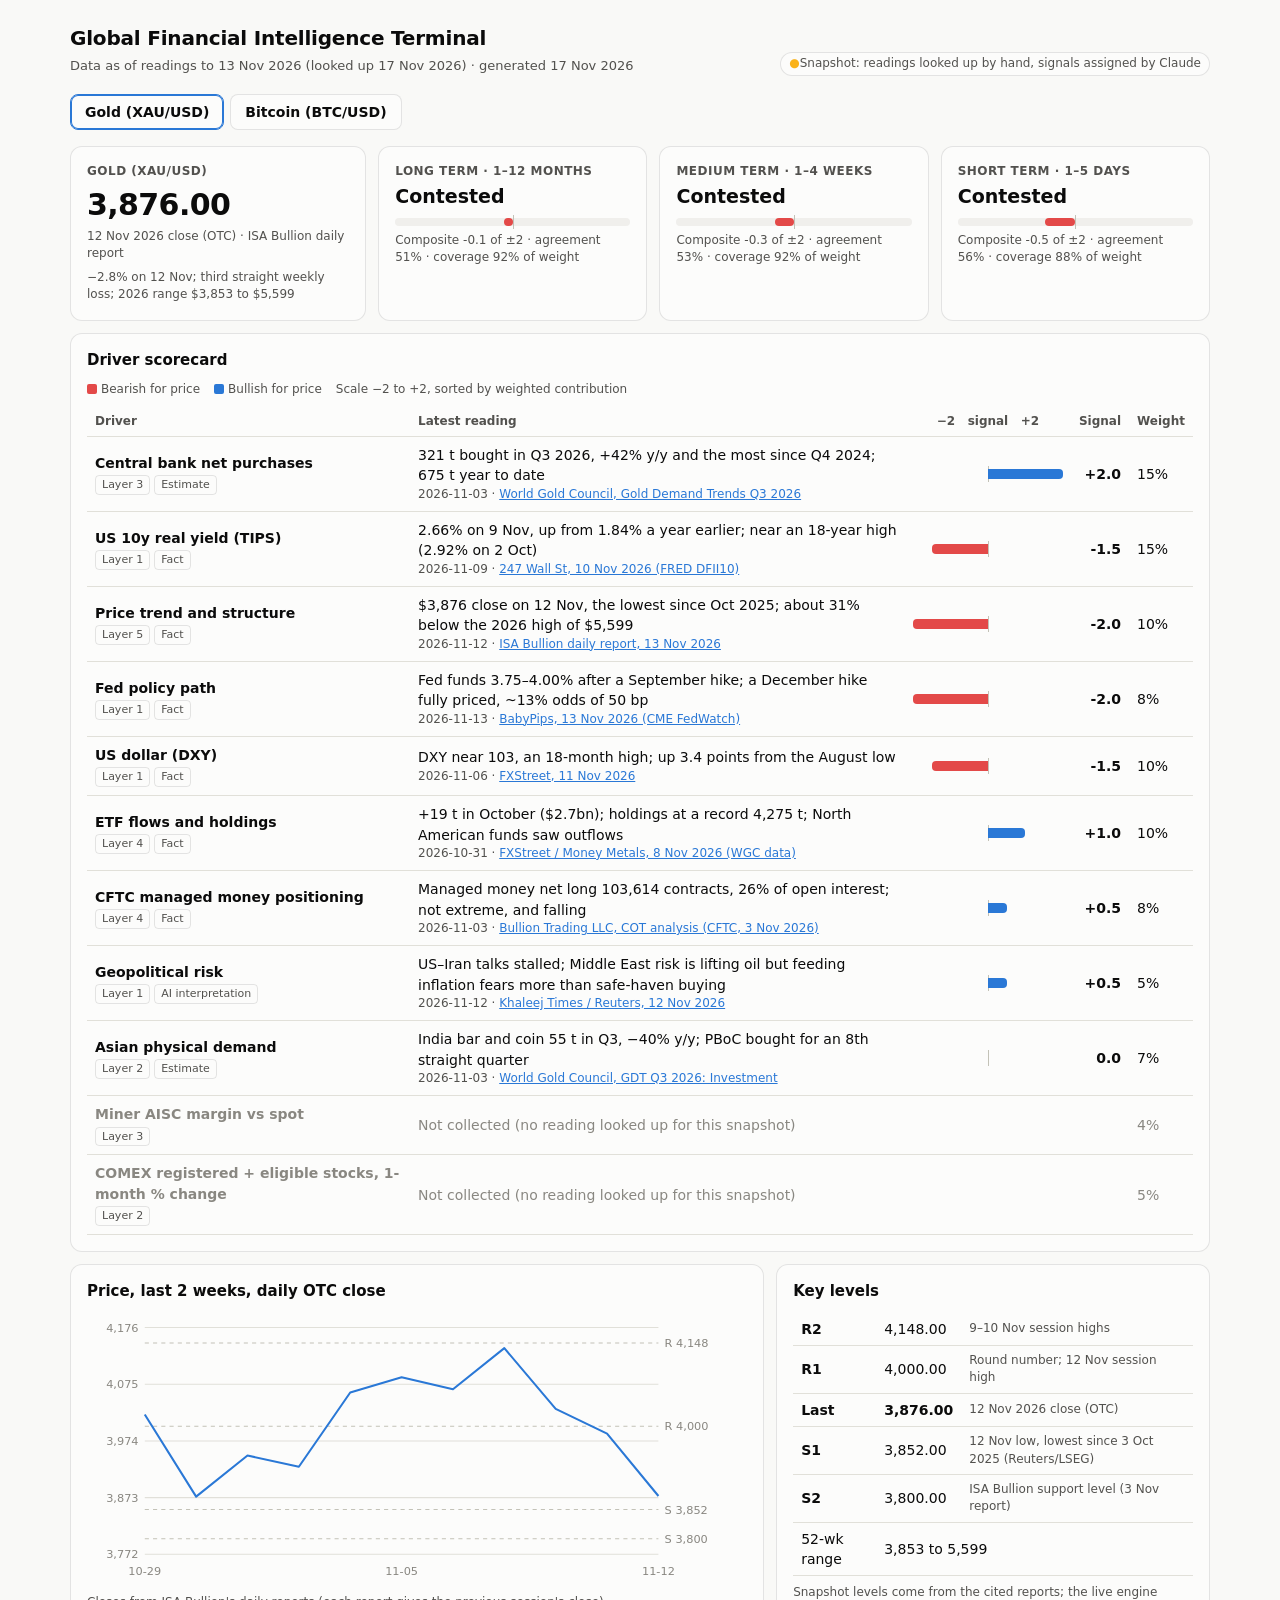
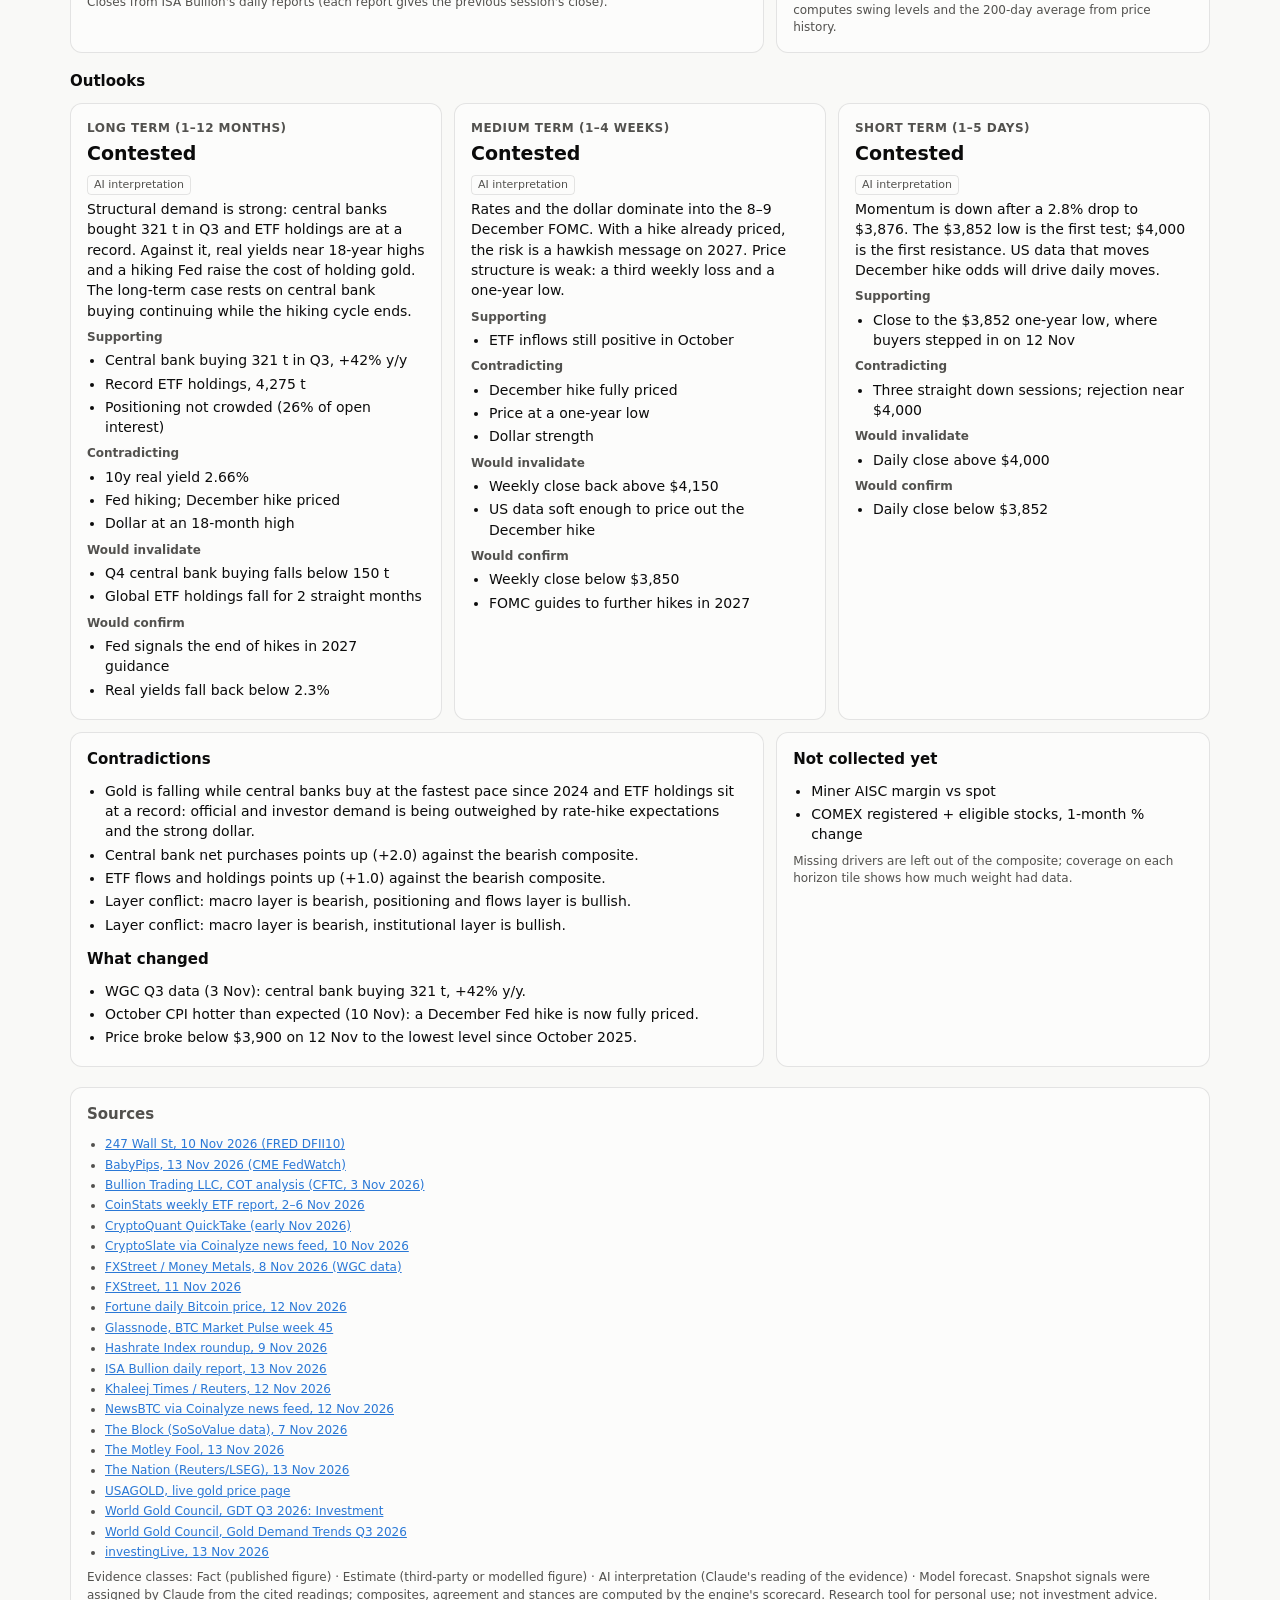
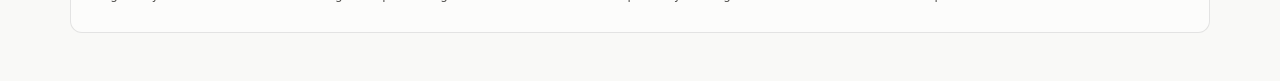
<file: snapshot/snapshot_dashboard.html>
<!DOCTYPE html>
<html lang="en">
<head>
<meta charset="utf-8">
<meta name="viewport" content="width=device-width, initial-scale=1">
<title>Financial Intelligence Terminal: snapshot 17 Nov 2026</title>
<style>
:root{
  --page:#f9f9f7; --surface:#fcfcfb; --ink:#0b0b0b; --ink2:#52514e; --muted:#898781;
  --grid:#e1e0d9; --axis:#c3c2b7; --ring:rgba(11,11,11,.10);
  --bull:#2a78d6; --bear:#e34948; --mid:#f0efec; --accent:#2a78d6;
  --warn:#fab219; --good:#006300;
}
@media (prefers-color-scheme: dark){
  :root{ --page:#0d0d0d; --surface:#1a1a19; --ink:#f0efec; --ink2:#c3c2b7; --muted:#898781;
    --grid:#2c2c2a; --axis:#383835; --ring:rgba(255,255,255,.10);
    --bull:#3987e5; --bear:#e66767; --mid:#383835; --accent:#3987e5; --good:#0ca30c; }
}
*{box-sizing:border-box}
body{margin:0;background:var(--page);color:var(--ink);font:14px/1.45 system-ui,-apple-system,"Segoe UI",sans-serif}
.wrap{max-width:1180px;margin:0 auto;padding:24px 20px 48px}
header{display:flex;flex-wrap:wrap;align-items:flex-end;justify-content:space-between;gap:12px;margin-bottom:18px}
h1{font-size:20px;margin:0 0 4px;font-weight:650;letter-spacing:-.01em}
h2{font-size:15px;margin:0 0 10px;font-weight:650}
h3{font-size:13px;margin:0 0 6px;font-weight:650}
.sub{color:var(--ink2);font-size:13px}
.badge{display:inline-block;padding:2px 8px;border-radius:999px;font-size:12px;border:1px solid var(--ring);color:var(--ink2);background:var(--surface)}
.badge.snap::before{content:"\25CF ";color:var(--warn)}
.badge.live::before{content:"\25CF ";color:var(--good)}
.tabs{display:flex;gap:6px;margin:4px 0 16px}
.tab{appearance:none;border:1px solid var(--ring);background:var(--surface);color:var(--ink);padding:7px 14px;border-radius:8px;font:inherit;font-weight:600;cursor:pointer}
.tab[aria-selected=true]{border-color:var(--accent);box-shadow:inset 0 0 0 1px var(--accent)}
.card{background:var(--surface);border:1px solid var(--ring);border-radius:12px;padding:16px}
.grid4{display:grid;grid-template-columns:1.1fr 1fr 1fr 1fr;gap:12px;margin-bottom:12px}
.grid2{display:grid;grid-template-columns:1.6fr 1fr;gap:12px;margin-bottom:12px}
.grid3{display:grid;grid-template-columns:repeat(3,1fr);gap:12px;margin-bottom:12px}
@media (max-width:900px){.grid4{grid-template-columns:1fr 1fr}.grid2,.grid3{grid-template-columns:1fr}}
.kicker{font-size:12px;color:var(--ink2);text-transform:uppercase;letter-spacing:.04em;font-weight:600}
.hero{font-size:30px;font-weight:650;letter-spacing:-.02em;font-variant-numeric:tabular-nums;margin:2px 0}
.stance{font-size:19px;font-weight:650;margin:2px 0 6px}
.num{font-variant-numeric:tabular-nums}
.meter{position:relative;height:8px;background:var(--mid);border-radius:4px;margin:8px 0 6px}
.meter .zero{position:absolute;left:50%;top:-3px;bottom:-3px;width:1px;background:var(--axis)}
.meter .fill{position:absolute;top:0;bottom:0;border-radius:4px}
.meta{font-size:12px;color:var(--ink2)}
table{width:100%;border-collapse:collapse}
th{font-size:12px;color:var(--ink2);font-weight:600;text-align:left;padding:6px 8px;border-bottom:1px solid var(--grid)}
td{padding:8px;border-bottom:1px solid var(--grid);vertical-align:middle}
tr.drv:hover td{background:color-mix(in srgb,var(--accent) 6%,transparent)}
.dname{font-weight:600}
.chip{display:inline-block;font-size:11px;padding:1px 6px;border-radius:4px;border:1px solid var(--ring);color:var(--ink2);margin-right:4px;white-space:nowrap}
.bar{position:relative;height:16px;min-width:150px}
.bar .axis{position:absolute;left:50%;top:0;bottom:0;width:1px;background:var(--axis)}
.bar .b{position:absolute;top:3px;height:10px;border-radius:0}
.bar .b.pos{border-radius:0 4px 4px 0}
.bar .b.neg{border-radius:4px 0 0 4px}
.sig{font-weight:650;font-variant-numeric:tabular-nums;text-align:right;white-space:nowrap}
.missing td{color:var(--muted)}
ul{margin:4px 0 0;padding-left:18px}
li{margin:3px 0}
.olk p{margin:4px 0 8px}
.lbl{font-size:12px;font-weight:650;color:var(--ink2);margin-top:8px}
.levels td{padding:6px 8px}
#tip{position:fixed;pointer-events:none;background:var(--surface);color:var(--ink);border:1px solid var(--ring);border-radius:8px;padding:8px 10px;font-size:12px;max-width:320px;box-shadow:0 4px 16px rgba(0,0,0,.12);display:none;z-index:9}
a{color:var(--accent)}
.legend{display:flex;gap:14px;align-items:center;font-size:12px;color:var(--ink2);margin-bottom:8px}
.sw{display:inline-block;width:10px;height:10px;border-radius:2px;vertical-align:-1px;margin-right:4px}
footer{margin-top:20px;color:var(--ink2);font-size:12px}
.note{font-size:12px;color:var(--ink2);margin-top:8px}
svg text{font:11px system-ui,-apple-system,"Segoe UI",sans-serif;fill:var(--muted)}
</style>
</head>
<body>
<div class="wrap">
<header>
  <div>
    <h1>Global Financial Intelligence Terminal</h1>
    <div class="sub" id="asof"></div>
  </div>
  <div id="mode"></div>
</header>
<div class="tabs" role="tablist" id="tabs"></div>
<main id="view"></main>
<footer id="foot"></footer>
</div>
<div id="tip" role="tooltip"></div>
<script>
const DATA = {"title": "Financial Intelligence Terminal: snapshot 17 Nov 2026", "mode": "snapshot", "as_of": "readings to 13 Nov 2026 (looked up 17 Nov 2026)", "generated_at": "17 Nov 2026", "assets": [{"symbol": "XAU", "name": "Gold (XAU/USD)", "scores": {"short": {"composite": -0.52, "agreement": 0.56, "stance": "Contested", "coverage": 0.88}, "medium": {"composite": -0.32, "agreement": 0.53, "stance": "Contested", "coverage": 0.92}, "long": {"composite": -0.15, "agreement": 0.51, "stance": "Contested", "coverage": 0.92}}, "drivers": [{"key": "real_yield", "name": "US 10y real yield (TIPS)", "layer": 1, "weight": 0.15, "horizons": {"short": 0.3, "medium": 0.8, "long": 1.0}, "bullish_when": "Falling", "evidence_class": "Fact", "source_name": "247 Wall St, 10 Nov 2026 (FRED DFII10)", "source_url": "https://247wallst.com/investing/2026/11/10/treasuries-now-offer-2-66-above-inflation-are-dividend-stocks-in-trouble/", "value": null, "raw_value": null, "as_of": "2026-11-09", "z": null, "percentile": null, "signal": -1.5, "signal_prev": null, "status": "ok", "note": "", "reading": "2.66% on 9 Nov, up from 1.84% a year earlier; near an 18-year high (2.92% on 2 Oct)"}, {"key": "usd", "name": "US dollar (DXY)", "layer": 1, "weight": 0.1, "horizons": {"short": 0.5, "medium": 1.0, "long": 0.7}, "bullish_when": "Falling", "evidence_class": "Fact", "source_name": "FXStreet, 11 Nov 2026", "source_url": "https://www.fxstreet.com/analysis/why-the-us-dollars-rally-isnt-as-strong-as-it-looks-202611111707", "value": null, "raw_value": null, "as_of": "2026-11-06", "z": null, "percentile": null, "signal": -1.5, "signal_prev": null, "status": "ok", "note": "", "reading": "DXY near 103, an 18-month high; up 3.4 points from the August low"}, {"key": "policy", "name": "Fed policy path", "layer": 1, "weight": 0.08, "horizons": {"short": 0.5, "medium": 1.0, "long": 0.7}, "bullish_when": "More cuts priced (2y yield falling)", "evidence_class": "Fact", "source_name": "BabyPips, 13 Nov 2026 (CME FedWatch)", "source_url": "https://www.babypips.com/analysis/headline-gold-takes-hit-yields-rise-2026-11-13", "value": null, "raw_value": null, "as_of": "2026-11-13", "z": null, "percentile": null, "signal": -2.0, "signal_prev": null, "status": "ok", "note": "", "reading": "Fed funds 3.75\u20134.00% after a September hike; a December hike fully priced, ~13% odds of 50 bp"}, {"key": "gpr", "name": "Geopolitical risk", "layer": 1, "weight": 0.05, "horizons": {"short": 1.0, "medium": 0.8, "long": 0.3}, "bullish_when": "Rising", "evidence_class": "AI interpretation", "source_name": "Khaleej Times / Reuters, 12 Nov 2026", "source_url": "https://www.khaleejtimes.com/business/gold-drops-3-to-over-one-year-low-as-fading-middle-east-peace-hopes-fan-inflation-fears", "value": null, "raw_value": null, "as_of": "2026-11-12", "z": null, "percentile": null, "signal": 0.5, "signal_prev": null, "status": "ok", "note": "", "reading": "US\u2013Iran talks stalled; Middle East risk is lifting oil but feeding inflation fears more than safe-haven buying"}, {"key": "cb", "name": "Central bank net purchases", "layer": 3, "weight": 0.15, "horizons": {"short": 0.3, "medium": 0.8, "long": 1.0}, "bullish_when": "Rising", "evidence_class": "Estimate", "source_name": "World Gold Council, Gold Demand Trends Q3 2026", "source_url": "https://www.gold.org/download/file/21338/Executive-summary.pdf", "value": null, "raw_value": null, "as_of": "2026-11-03", "z": null, "percentile": null, "signal": 2.0, "signal_prev": null, "status": "ok", "note": "", "reading": "321 t bought in Q3 2026, +42% y/y and the most since Q4 2024; 675 t year to date"}, {"key": "etf", "name": "ETF flows and holdings", "layer": 4, "weight": 0.1, "horizons": {"short": 0.5, "medium": 1.0, "long": 0.7}, "bullish_when": "Inflows", "evidence_class": "Fact", "source_name": "FXStreet / Money Metals, 8 Nov 2026 (WGC data)", "source_url": "https://www.fxstreet.com/analysis/etf-gold-flows-slow-in-october-but-remain-positive-202611082140", "value": null, "raw_value": null, "as_of": "2026-10-31", "z": null, "percentile": null, "signal": 1.0, "signal_prev": null, "status": "ok", "note": "", "reading": "+19 t in October ($2.7bn); holdings at a record 4,275 t; North American funds saw outflows"}, {"key": "cot", "name": "CFTC managed money positioning", "layer": 4, "weight": 0.08, "horizons": {"short": 0.5, "medium": 1.0, "long": 0.7}, "bullish_when": "Low (room to buy); very high = crowded", "evidence_class": "Fact", "source_name": "Bullion Trading LLC, COT analysis (CFTC, 3 Nov 2026)", "source_url": "https://bulliontradingllc.com/blog/gold-cot-report-hedge-fund-positioning/", "value": null, "raw_value": null, "as_of": "2026-11-03", "z": null, "percentile": null, "signal": 0.5, "signal_prev": null, "status": "ok", "note": "", "reading": "Managed money net long 103,614 contracts, 26% of open interest; not extreme, and falling"}, {"key": "miner_margin", "name": "Miner AISC margin vs spot", "layer": 3, "weight": 0.04, "horizons": {"short": 0.3, "medium": 0.8, "long": 1.0}, "bullish_when": "Rising AISC lifts the long-run floor", "evidence_class": "Fact", "source_name": "Company quarterly reports (SEC EDGAR)", "source_url": "https://www.sec.gov/edgar/search/", "value": null, "raw_value": null, "as_of": null, "z": null, "percentile": null, "signal": null, "signal_prev": null, "status": "missing", "note": "no reading looked up for this snapshot", "reading": ""}, {"key": "asia", "name": "Asian physical demand", "layer": 2, "weight": 0.07, "horizons": {"short": 0.5, "medium": 1.0, "long": 0.7}, "bullish_when": "Rising", "evidence_class": "Estimate", "source_name": "World Gold Council, GDT Q3 2026: Investment", "source_url": "https://www.gold.org/goldhub/research/gold-demand-trends/gold-demand-trends-q3-2026/investment", "value": null, "raw_value": null, "as_of": "2026-11-03", "z": null, "percentile": null, "signal": 0.0, "signal_prev": null, "status": "ok", "note": "", "reading": "India bar and coin 55 t in Q3, \u221240% y/y; PBoC bought for an 8th straight quarter"}, {"key": "comex", "name": "COMEX registered + eligible stocks, 1-month % change", "layer": 2, "weight": 0.05, "horizons": {"short": 1.0, "medium": 0.8, "long": 0.3}, "bullish_when": "Falling (physical tightness)", "evidence_class": "Fact", "source_name": "CME Group warehouse stocks", "source_url": "https://www.cmegroup.com/clearing/operations-and-deliveries/nymex-delivery-notices.html", "value": null, "raw_value": null, "as_of": null, "z": null, "percentile": null, "signal": null, "signal_prev": null, "status": "missing", "note": "no reading looked up for this snapshot", "reading": ""}, {"key": "trend", "name": "Price trend and structure", "layer": 5, "weight": 0.1, "horizons": {"short": 1.0, "medium": 0.8, "long": 0.3}, "bullish_when": "Above the average", "evidence_class": "Fact", "source_name": "ISA Bullion daily report, 13 Nov 2026", "source_url": "https://www.isabullion.com/?p=9193", "value": null, "raw_value": null, "as_of": "2026-11-12", "z": null, "percentile": null, "signal": -2.0, "signal_prev": null, "status": "ok", "note": "", "reading": "$3,876 close on 12 Nov, the lowest since Oct 2025; about 31% below the 2026 high of $5,599"}], "missing": ["Miner AISC margin vs spot", "COMEX registered + eligible stocks, 1-month % change"], "contradictions": ["Gold is falling while central banks buy at the fastest pace since 2024 and ETF holdings sit at a record: official and investor demand is being outweighed by rate-hike expectations and the strong dollar.", "Central bank net purchases points up (+2.0) against the bearish composite.", "ETF flows and holdings points up (+1.0) against the bearish composite.", "Layer conflict: macro layer is bearish, positioning and flows layer is bullish.", "Layer conflict: macro layer is bearish, institutional layer is bullish."], "price": 3876.0, "price_date": "12 Nov 2026 close (OTC)", "price_source": "ISA Bullion daily report", "price_change": "\u22122.8% on 12 Nov; third straight weekly loss; 2026 range $3,853 to $5,599", "history": [["2026-10-29", 4021], ["2026-10-30", 3875], ["2026-11-02", 3948], ["2026-11-03", 3928], ["2026-11-04", 4060], ["2026-11-05", 4087], ["2026-11-06", 4066], ["2026-11-09", 4139], ["2026-11-10", 4031], ["2026-11-11", 3987], ["2026-11-12", 3876]], "history_label": "last 2 weeks, daily OTC close", "price_note": "Closes from ISA Bullion's daily reports (each report gives the previous session's close).", "levels": {"resistance": [{"price": 4000, "label": "Round number; 12 Nov session high"}, {"price": 4148, "label": "9\u201310 Nov session highs"}], "support": [{"price": 3852, "label": "12 Nov low, lowest since 3 Oct 2025 (Reuters/LSEG)"}, {"price": 3800, "label": "ISA Bullion support level (3 Nov report)"}], "sma200": null, "high_52w": 5598.58, "low_52w": 3852.53, "note": "Snapshot levels come from the cited reports; the live engine computes swing levels and the 200-day average from price history."}, "changes": ["WGC Q3 data (3 Nov): central bank buying 321 t, +42% y/y.", "October CPI hotter than expected (10 Nov): a December Fed hike is now fully priced.", "Price broke below $3,900 on 12 Nov to the lowest level since October 2025."], "outlooks": [{"horizon": "Long term (1\u201312 months)", "stance": "Contested", "evidence_class": "AI interpretation", "thesis": "Structural demand is strong: central banks bought 321 t in Q3 and ETF holdings are at a record. Against it, real yields near 18-year highs and a hiking Fed raise the cost of holding gold. The long-term case rests on central bank buying continuing while the hiking cycle ends.", "supports": ["Central bank buying 321 t in Q3, +42% y/y", "Record ETF holdings, 4,275 t", "Positioning not crowded (26% of open interest)"], "contradicts": ["10y real yield 2.66%", "Fed hiking; December hike priced", "Dollar at an 18-month high"], "invalidation": ["Q4 central bank buying falls below 150 t", "Global ETF holdings fall for 2 straight months"], "confirmation": ["Fed signals the end of hikes in 2027 guidance", "Real yields fall back below 2.3%"]}, {"horizon": "Medium term (1\u20134 weeks)", "stance": "Contested", "evidence_class": "AI interpretation", "thesis": "Rates and the dollar dominate into the 8\u20139 December FOMC. With a hike already priced, the risk is a hawkish message on 2027. Price structure is weak: a third weekly loss and a one-year low.", "supports": ["ETF inflows still positive in October"], "contradicts": ["December hike fully priced", "Price at a one-year low", "Dollar strength"], "invalidation": ["Weekly close back above $4,150", "US data soft enough to price out the December hike"], "confirmation": ["Weekly close below $3,850", "FOMC guides to further hikes in 2027"]}, {"horizon": "Short term (1\u20135 days)", "stance": "Contested", "evidence_class": "AI interpretation", "thesis": "Momentum is down after a 2.8% drop to $3,876. The $3,852 low is the first test; $4,000 is the first resistance. US data that moves December hike odds will drive daily moves.", "supports": ["Close to the $3,852 one-year low, where buyers stepped in on 12 Nov"], "contradicts": ["Three straight down sessions; rejection near $4,000"], "invalidation": ["Daily close above $4,000"], "confirmation": ["Daily close below $3,852"]}]}, {"symbol": "BTC", "name": "Bitcoin (BTC/USD)", "scores": {"short": {"composite": -1.3, "agreement": 0.9, "stance": "Bearish", "coverage": 0.91}, "medium": {"composite": -1.22, "agreement": 0.83, "stance": "Bearish", "coverage": 0.87}, "long": {"composite": -1.05, "agreement": 0.75, "stance": "Bearish", "coverage": 0.83}}, "drivers": [{"key": "liquidity", "name": "Global liquidity / Fed policy", "layer": 1, "weight": 0.15, "horizons": {"short": 0.3, "medium": 0.8, "long": 1.0}, "bullish_when": "Expanding", "evidence_class": "AI interpretation", "source_name": "BabyPips, 13 Nov 2026 (CME FedWatch)", "source_url": "https://www.babypips.com/analysis/headline-gold-takes-hit-yields-rise-2026-11-13", "value": null, "raw_value": null, "as_of": "2026-11-13", "z": null, "percentile": null, "signal": -1.5, "signal_prev": null, "status": "ok", "note": "Proxy until the live FRED net-liquidity feed runs", "reading": "No direct liquidity reading collected; proxy: Fed hiking and the 10y Treasury yield back above 5%"}, {"key": "usd", "name": "US dollar (DXY)", "layer": 1, "weight": 0.07, "horizons": {"short": 0.5, "medium": 1.0, "long": 0.7}, "bullish_when": "Falling", "evidence_class": "Fact", "source_name": "FXStreet, 11 Nov 2026", "source_url": "https://www.fxstreet.com/analysis/why-the-us-dollars-rally-isnt-as-strong-as-it-looks-202611111707", "value": null, "raw_value": null, "as_of": "2026-11-06", "z": null, "percentile": null, "signal": -1.5, "signal_prev": null, "status": "ok", "note": "", "reading": "DXY near 103, an 18-month high"}, {"key": "etf", "name": "ETF flows and holdings", "layer": 4, "weight": 0.15, "horizons": {"short": 0.5, "medium": 1.0, "long": 0.7}, "bullish_when": "Inflows", "evidence_class": "Fact", "source_name": "The Block (SoSoValue data), 7 Nov 2026", "source_url": "https://theblock.co/news/markets/2026-11-07-bitcoin-etfs-flip-negative-for-2026-after-1-28-billion-outflow-week-worst-since-june-435984", "value": null, "raw_value": null, "as_of": "2026-11-13", "z": null, "percentile": null, "signal": -2.0, "signal_prev": null, "status": "ok", "note": "", "reading": "\u2212$1.28bn in the week of 2\u20136 Nov; November outflows near $2bn by 13 Nov; 2026 net flows now negative"}, {"key": "reserves", "name": "Exchange reserves", "layer": 4, "weight": 0.08, "horizons": {"short": 0.5, "medium": 1.0, "long": 0.7}, "bullish_when": "Falling", "evidence_class": "Estimate", "source_name": "CryptoQuant QuickTake (early Nov 2026)", "source_url": "https://cryptoquant.com/insights/quicktake/6af0bfa898fe666a74dfc673", "value": null, "raw_value": null, "as_of": "2026-11-05", "z": null, "percentile": null, "signal": -1.5, "signal_prev": null, "status": "ok", "note": "", "reading": "2.83M BTC on exchanges, 98th percentile of the past year"}, {"key": "lth", "name": "Long-term holder supply, 30-day % change", "layer": 4, "weight": 0.07, "horizons": {"short": 0.3, "medium": 0.8, "long": 1.0}, "bullish_when": "Rising", "evidence_class": "Estimate", "source_name": "Glassnode (paid)", "source_url": "https://glassnode.com/", "value": null, "raw_value": null, "as_of": null, "z": null, "percentile": null, "signal": null, "signal_prev": null, "status": "missing", "note": "no reading looked up for this snapshot", "reading": ""}, {"key": "mvrv", "name": "MVRV ratio", "layer": 4, "weight": 0.08, "horizons": {"short": 0.3, "medium": 0.8, "long": 1.0}, "bullish_when": "Low; very high = overvalued", "evidence_class": "Estimate", "source_name": "CryptoQuant QuickTake (early Nov 2026)", "source_url": "https://cryptoquant.com/insights/quicktake/6af0bfa898fe666a74dfc673", "value": null, "raw_value": null, "as_of": "2026-11-05", "z": null, "percentile": null, "signal": 0.5, "signal_prev": null, "status": "ok", "note": "", "reading": "MVRV 1.40 and NUPL 0.29: holders still in modest profit, far from overvalued"}, {"key": "funding", "name": "Derivatives: funding and futures flow", "layer": 4, "weight": 0.07, "horizons": {"short": 1.0, "medium": 0.8, "long": 0.3}, "bullish_when": "Neutral; high positive = crowded longs", "evidence_class": "Estimate", "source_name": "Glassnode, BTC Market Pulse week 45", "source_url": "https://research.glassnode.com/btc-market-pulse-week-45/", "value": null, "raw_value": null, "as_of": "2026-11-09", "z": null, "percentile": null, "signal": -0.5, "signal_prev": null, "status": "ok", "note": "", "reading": "Funding softened; futures CVD \u2212$790m, showing renewed sell pressure"}, {"key": "cme", "name": "CME leveraged funds net position, 4-week change", "layer": 4, "weight": 0.03, "horizons": {"short": 0.5, "medium": 1.0, "long": 0.7}, "bullish_when": "Short covering", "evidence_class": "Fact", "source_name": "CFTC Commitments of Traders", "source_url": "https://publicreporting.cftc.gov/", "value": null, "raw_value": null, "as_of": null, "z": null, "percentile": null, "signal": null, "signal_prev": null, "status": "missing", "note": "no reading looked up for this snapshot", "reading": ""}, {"key": "miner_rev", "name": "Miner revenue (hashprice) and hashrate", "layer": 2, "weight": 0.05, "horizons": {"short": 0.5, "medium": 1.0, "long": 0.7}, "bullish_when": "Miners profitable (no forced selling)", "evidence_class": "Estimate", "source_name": "Hashrate Index roundup, 9 Nov 2026", "source_url": "https://hashrateindex.com/blog/hashrate-index-roundup-november-9-2026/", "value": null, "raw_value": null, "as_of": "2026-11-09", "z": null, "percentile": null, "signal": -1.0, "signal_prev": null, "status": "ok", "note": "", "reading": "Hashprice $31.89/PH/day on 9 Nov, 11% below its 30-day average; hashrate \u22127.8% in the week"}, {"key": "hashrate", "name": "Network hashrate, 3-month % change", "layer": 2, "weight": 0.03, "horizons": {"short": 0.3, "medium": 0.8, "long": 1.0}, "bullish_when": "Rising", "evidence_class": "Estimate", "source_name": "mempool.space API", "source_url": "https://mempool.space/docs/api", "value": null, "raw_value": null, "as_of": null, "z": null, "percentile": null, "signal": null, "signal_prev": null, "status": "missing", "note": "no reading looked up for this snapshot", "reading": ""}, {"key": "corporate", "name": "Corporate / treasury buying", "layer": 3, "weight": 0.07, "horizons": {"short": 0.3, "medium": 0.8, "long": 1.0}, "bullish_when": "Net buying", "evidence_class": "Fact", "source_name": "CryptoSlate via Coinalyze news feed, 10 Nov 2026", "source_url": "https://coinalyze.net/bitcoin/usdc/deribit/btc_usdc-14nov26/price-chart-live/", "value": null, "raw_value": null, "as_of": "2026-11-09", "z": null, "percentile": null, "signal": 0.5, "signal_prev": null, "status": "ok", "note": "", "reading": "Strategy funded further BTC purchases with stock sales, 2\u20138 Nov (filing 9 Nov)"}, {"key": "trend", "name": "Price trend and structure", "layer": 5, "weight": 0.1, "horizons": {"short": 1.0, "medium": 0.8, "long": 0.3}, "bullish_when": "Above the average", "evidence_class": "Fact", "source_name": "The Motley Fool, 13 Nov 2026", "source_url": "https://www.fool.com/investing/2026/11/13/why-bitcoin-is-falling-today/", "value": null, "raw_value": null, "as_of": "2026-11-13", "z": null, "percentile": null, "signal": -2.0, "signal_prev": null, "status": "ok", "note": "", "reading": "Lost the 200-day average on 12 Nov; below $70,000 on 13 Nov for the first time since August"}], "missing": ["Long-term holder supply, 30-day % change", "CME leveraged funds net position, 4-week change", "Network hashrate, 3-month % change"], "contradictions": ["On-chain valuation is not stretched (MVRV 1.40) and corporate buyers are still adding, but ETF selling of about 5x weekly new supply is overwhelming that demand."], "price": 73208.24, "price_date": "12 Nov 2026, 6:30 am ET", "price_source": "Fortune daily price", "price_change": "Fell below $70,000 on 13 Nov; \u221228% vs a year earlier; sixth weekly decline", "history": [["2026-11-02", 77750.64], ["2026-11-03", 76995.4], ["2026-11-04", 78520.27], ["2026-11-05", 80221.4], ["2026-11-06", 76023.87], ["2026-11-08", 75818.94], ["2026-11-09", 74549.48], ["2026-11-10", 74260.59], ["2026-11-11", 73937.78], ["2026-11-12", 73208.24]], "history_label": "last 2 weeks, morning ET price", "price_note": "Fortune's daily morning price; the intraday break below $70,000 on 13 Nov is not in this series.", "levels": {"resistance": [{"price": 76000, "label": "6 Nov breakdown level (ETF outflow day)"}, {"price": 81000, "label": "Post-midterm rally high that failed to hold"}], "support": [{"price": 70000, "label": "Round number; broken intraday on 13 Nov"}], "sma200": null, "high_52w": null, "low_52w": null, "note": "Snapshot levels come from the cited reports; the live engine computes swing levels and the 200-day average from price history."}, "changes": ["Spot ETFs: worst outflow week since June (\u2212$1.28bn, 2\u20136 Nov); 2026 net flows turned negative.", "Price lost the 200-day average (12 Nov) and $70,000 (13 Nov).", "December Fed hike fully priced after the October CPI report."], "outlooks": [{"horizon": "Long term (1\u201312 months)", "stance": "Bearish", "evidence_class": "AI interpretation", "thesis": "Tightening liquidity is the main headwind: the Fed is hiking and the dollar is strong. Valuation is moderate rather than stretched, which limits downside from forced revaluation, but no driver yet points to a turn in flows.", "supports": ["MVRV 1.40, not overvalued", "Corporate treasuries still buying"], "contradicts": ["Fed hiking, 10y yield above 5%", "ETF flows negative for 2026", "Exchange reserves at a 1-year high"], "invalidation": ["Two straight weeks of ETF inflows above $1bn", "Fed signals a pause"], "confirmation": ["MVRV falls below 1.2 while ETF outflows continue"]}, {"horizon": "Medium term (1\u20134 weeks)", "stance": "Bearish", "evidence_class": "AI interpretation", "thesis": "Flows decide this horizon, and they are negative: about $2bn left spot ETFs in the first half of November. Miner revenue is falling, which raises the risk of miner selling.", "supports": [], "contradicts": ["ETF outflows", "Rising exchange reserves", "Hashprice down 11% vs its 30-day average"], "invalidation": ["Weekly close back above $76,000", "ETF flows positive for a full week"], "confirmation": ["Weekly close below $70,000"]}, {"horizon": "Short term (1\u20135 days)", "stance": "Bearish", "evidence_class": "AI interpretation", "thesis": "Price is testing $70,000 after losing the 200-day average. Leveraged long liquidations on 13 Nov may have cleared some selling, but funding and futures flow still lean negative.", "supports": ["Liquidations may have reset leverage"], "contradicts": ["Futures CVD \u2212$790m", "Below the 200-day average"], "invalidation": ["Daily close above $76,000"], "confirmation": ["Daily close below $70,000"]}]}], "sources": [{"title": "247 Wall St, 10 Nov 2026 (FRED DFII10)", "url": "https://247wallst.com/investing/2026/11/10/treasuries-now-offer-2-66-above-inflation-are-dividend-stocks-in-trouble/"}, {"title": "BabyPips, 13 Nov 2026 (CME FedWatch)", "url": "https://www.babypips.com/analysis/headline-gold-takes-hit-yields-rise-2026-11-13"}, {"title": "Bullion Trading LLC, COT analysis (CFTC, 3 Nov 2026)", "url": "https://bulliontradingllc.com/blog/gold-cot-report-hedge-fund-positioning/"}, {"title": "CoinStats weekly ETF report, 2\u20136 Nov 2026", "url": "https://coinstats.app/news/59499a339fec6491ef38a0580daa5efe5d41056cf080b85ce327ea18bed0c4af_Spot-Bitcoin-ETFs-Weekly-Report-128B-in-Outflows-November-26-2026/"}, {"title": "CryptoQuant QuickTake (early Nov 2026)", "url": "https://cryptoquant.com/insights/quicktake/6af0bfa898fe666a74dfc673"}, {"title": "CryptoSlate via Coinalyze news feed, 10 Nov 2026", "url": "https://coinalyze.net/bitcoin/usdc/deribit/btc_usdc-14nov26/price-chart-live/"}, {"title": "FXStreet / Money Metals, 8 Nov 2026 (WGC data)", "url": "https://www.fxstreet.com/analysis/etf-gold-flows-slow-in-october-but-remain-positive-202611082140"}, {"title": "FXStreet, 11 Nov 2026", "url": "https://www.fxstreet.com/analysis/why-the-us-dollars-rally-isnt-as-strong-as-it-looks-202611111707"}, {"title": "Fortune daily Bitcoin price, 12 Nov 2026", "url": "https://fortune.com/article/price-of-bitcoin-11-12-2026/"}, {"title": "Glassnode, BTC Market Pulse week 45", "url": "https://research.glassnode.com/btc-market-pulse-week-45/"}, {"title": "Hashrate Index roundup, 9 Nov 2026", "url": "https://hashrateindex.com/blog/hashrate-index-roundup-november-9-2026/"}, {"title": "ISA Bullion daily report, 13 Nov 2026", "url": "https://www.isabullion.com/?p=9193"}, {"title": "Khaleej Times / Reuters, 12 Nov 2026", "url": "https://www.khaleejtimes.com/business/gold-drops-3-to-over-one-year-low-as-fading-middle-east-peace-hopes-fan-inflation-fears"}, {"title": "NewsBTC via Coinalyze news feed, 12 Nov 2026", "url": "https://coinalyze.net/bitcoin/usdc/deribit/btc_usdc-16nov26/price-chart-live/"}, {"title": "The Block (SoSoValue data), 7 Nov 2026", "url": "https://theblock.co/news/markets/2026-11-07-bitcoin-etfs-flip-negative-for-2026-after-1-28-billion-outflow-week-worst-since-june-435984"}, {"title": "The Motley Fool, 13 Nov 2026", "url": "https://www.fool.com/investing/2026/11/13/why-bitcoin-is-falling-today/"}, {"title": "The Nation (Reuters/LSEG), 13 Nov 2026", "url": "https://www.nationthailand.com/business/trading-investment/40073439"}, {"title": "USAGOLD, live gold price page", "url": "https://www.usagold.com/federal-reserve-gold-prices"}, {"title": "World Gold Council, GDT Q3 2026: Investment", "url": "https://www.gold.org/goldhub/research/gold-demand-trends/gold-demand-trends-q3-2026/investment"}, {"title": "World Gold Council, Gold Demand Trends Q3 2026", "url": "https://www.gold.org/download/file/21338/Executive-summary.pdf"}, {"title": "investingLive, 13 Nov 2026", "url": "https://investinglive.com/cryptocurrency/bitcoin-dipped-under-70k-first-time-since-august/"}], "disclaimer": "Snapshot signals were assigned by Claude from the cited readings; composites, agreement and stances are computed by the engine's scorecard. Research tool for personal use; not investment advice."};
const $ = s => document.querySelector(s);
const esc = s => String(s ?? "").replace(/[&<>"']/g, c => ({"&":"&amp;","<":"&lt;",">":"&gt;",'"':"&quot;","'":"&#39;"}[c]));
const fmt = (v, d=2) => v==null||isNaN(v) ? "n/a" : Number(v).toLocaleString("en-US",{minimumFractionDigits:d,maximumFractionDigits:d});
const sgn = v => v==null ? "n/a" : (v>0?"+":"") + Number(v).toFixed(1);
const tip = $("#tip");
function showTip(e, h){ tip.innerHTML = h; tip.style.display = "block";
  const x = Math.min(e.clientX + 14, innerWidth - tip.offsetWidth - 8), y = Math.min(e.clientY + 14, innerHeight - tip.offsetHeight - 8);
  tip.style.left = x + "px"; tip.style.top = y + "px"; }
function hideTip(){ tip.style.display = "none"; }

$("#asof").textContent = `Data as of ${DATA.as_of} · generated ${DATA.generated_at}`;
$("#mode").innerHTML = DATA.mode === "live"
  ? `<span class="badge live">Live engine run</span>`
  : `<span class="badge snap">Snapshot: readings looked up by hand, signals assigned by Claude</span>`;

const slug = a => a.symbol === "XAU" ? "gold" : "bitcoin";
const tabs = $("#tabs");
DATA.assets.forEach(a => { const b = document.createElement("button"); b.className = "tab"; b.setAttribute("role","tab");
  b.textContent = a.name; b.dataset.slug = slug(a); b.onclick = () => { location.hash = slug(a); }; tabs.appendChild(b); });

function meter(c){ if (c==null) return `<div class="meter"><span class="zero"></span></div>`;
  const w = Math.min(Math.abs(c),2)/2*50, col = c>=0 ? "var(--bull)" : "var(--bear)";
  const left = c>=0 ? 50 : 50-w;
  return `<div class="meter" aria-hidden="true"><span class="fill" style="left:${left}%;width:${w}%;background:${col}"></span><span class="zero"></span></div>`; }

function horizonTile(a, h, label){ const s = a.scores[h];
  return `<div class="card"><div class="kicker">${label}</div><div class="stance">${esc(s.stance)}</div>
  ${meter(s.composite)}<div class="meta num">Composite ${sgn(s.composite)} of ±2 · agreement ${s.agreement==null?"n/a":Math.round(s.agreement*100)+"%"}
  · coverage ${Math.round((s.coverage||0)*100)}% of weight</div></div>`; }

function scorecard(a){
  const rows = [...a.drivers].sort((x,y)=> (y.signal==null?-1:Math.abs(y.signal*y.weight)) - (x.signal==null?-1:Math.abs(x.signal*x.weight)));
  const body = rows.map((d,i) => {
    if (d.signal==null) return `<tr class="missing"><td><div class="dname">${esc(d.name)}</div><span class="chip">Layer ${d.layer}</span></td>
      <td colspan="3">Not collected (${esc(d.note||"no data")})</td><td class="num">${Math.round(d.weight*100)}%</td></tr>`;
    const w = Math.min(Math.abs(d.signal),2)/2*50, pos = d.signal>=0;
    const bar = `<div class="bar" aria-label="signal ${sgn(d.signal)}"><span class="axis"></span><span class="b ${pos?"pos":"neg"}" style="${pos?`left:50%`:`left:${50-w}%`};width:${w}%;background:${pos?"var(--bull)":"var(--bear)"}"></span></div>`;
    return `<tr class="drv" data-i="${i}"><td><div class="dname">${esc(d.name)}</div><span class="chip">Layer ${d.layer}</span><span class="chip">${esc(d.evidence_class)}</span></td>
      <td><div>${esc(d.reading)}</div><div class="meta">${esc(d.as_of||"")} · ${d.source_url?`<a href="${esc(d.source_url)}" target="_blank" rel="noopener">${esc(d.source_name)}</a>`:esc(d.source_name)}</div></td>
      <td>${bar}</td><td class="sig">${sgn(d.signal)}</td><td class="num">${Math.round(d.weight*100)}%</td></tr>`; }).join("");
  return {rows, html:`<div class="card" style="margin-bottom:12px"><h2>Driver scorecard</h2>
    <div class="legend"><span><span class="sw" style="background:var(--bear)"></span>Bearish for price</span><span><span class="sw" style="background:var(--bull)"></span>Bullish for price</span><span>Scale −2 to +2, sorted by weighted contribution</span></div>
    <table><thead><tr><th>Driver</th><th>Latest reading</th><th style="text-align:center">−2 &nbsp; signal &nbsp; +2</th><th style="text-align:right">Signal</th><th>Weight</th></tr></thead><tbody>${body}</tbody></table></div>`}; }

function priceChart(a){
  const h = a.history||[]; if (h.length < 2) return `<div class="card"><h2>Price</h2><p class="meta">No price history in this file.</p></div>`;
  const W=640,H=260,L=56,R=86,T=14,B=26; const xs=h.map((p,i)=>i), ys=h.map(p=>p[1]);
  const lv = [...(a.levels.support||[]), ...(a.levels.resistance||[])].map(l=>l.price);
  let lo=Math.min(...ys,...lv), hi=Math.max(...ys,...lv); const pad=(hi-lo)*0.08||1; lo-=pad; hi+=pad;
  const X=i=>L+(i/(h.length-1))*(W-L-R), Y=v=>T+(1-(v-lo)/(hi-lo))*(H-T-B);
  const ticks=[]; const step=(hi-lo)/4; for(let k=0;k<=4;k++) ticks.push(lo+step*k);
  const path=h.map((p,i)=>(i?"L":"M")+X(i).toFixed(1)+" "+Y(p[1]).toFixed(1)).join("");
  const dec = a.symbol==="BTC"?0:0;
  const lvl=(l,kind)=>`<line x1="${L}" x2="${W-R}" y1="${Y(l.price)}" y2="${Y(l.price)}" stroke="var(--axis)" stroke-dasharray="4 4"/><text x="${W-R+6}" y="${Y(l.price)+4}">${kind} ${fmt(l.price,dec)}</text>`;
  const xl=[0,Math.floor((h.length-1)/2),h.length-1].map(i=>`<text x="${X(i)}" y="${H-6}" text-anchor="middle">${esc(h[i][0].slice(5))}</text>`).join("");
  return `<div class="card"><h2>Price, ${esc(a.history_label||"")}</h2>
  <svg id="pc" viewBox="0 0 ${W} ${H}" width="100%" role="img" aria-label="Price chart with key levels">
  ${ticks.map(t=>`<line x1="${L}" x2="${W-R}" y1="${Y(t)}" y2="${Y(t)}" stroke="var(--grid)"/><text x="${L-6}" y="${Y(t)+4}" text-anchor="end">${fmt(t,0)}</text>`).join("")}
  ${(a.levels.support||[]).map(l=>lvl(l,"S")).join("")}${(a.levels.resistance||[]).map(l=>lvl(l,"R")).join("")}
  <path d="${path}" fill="none" stroke="var(--accent)" stroke-width="2" stroke-linejoin="round"/>
  ${xl}<line id="ch" y1="${T}" y2="${H-B}" stroke="var(--axis)" style="display:none"/><circle id="cd" r="4" fill="var(--accent)" stroke="var(--surface)" stroke-width="2" style="display:none"/>
  <rect x="${L}" y="${T}" width="${W-L-R}" height="${H-T-B}" fill="transparent" id="hit"/></svg>
  <div class="note">${esc(a.price_note||"")}</div></div>`; }

function wireChart(a){
  const svg=$("#pc"); if(!svg) return; const h=a.history; const W=640,L=56,R=86,T=14,B=26,H=260;
  const ys=h.map(p=>p[1]); const lv=[...(a.levels.support||[]),...(a.levels.resistance||[])].map(l=>l.price);
  let lo=Math.min(...ys,...lv),hi=Math.max(...ys,...lv); const pad=(hi-lo)*0.08||1; lo-=pad; hi+=pad;
  const X=i=>L+(i/(h.length-1))*(W-L-R), Y=v=>T+(1-(v-lo)/(hi-lo))*(H-T-B);
  const hit=$("#hit"), ch=$("#ch"), cd=$("#cd");
  hit.addEventListener("mousemove", e=>{ const r=svg.getBoundingClientRect(); const sx=(e.clientX-r.left)*W/r.width;
    const i=Math.max(0,Math.min(h.length-1,Math.round((sx-L)/(W-L-R)*(h.length-1))));
    ch.setAttribute("x1",X(i)); ch.setAttribute("x2",X(i)); ch.style.display="block";
    cd.setAttribute("cx",X(i)); cd.setAttribute("cy",Y(h[i][1])); cd.style.display="block";
    showTip(e, `<b>${esc(h[i][0])}</b><br>Close ${fmt(h[i][1], 2)}`); });
  hit.addEventListener("mouseleave", ()=>{ ch.style.display="none"; cd.style.display="none"; hideTip(); });
}

function levelsCard(a){ const l=a.levels;
  const row=(k,x)=>`<tr><td><b>${k}</b></td><td class="num">${fmt(x.price,2)}</td><td class="meta">${esc(x.label)}</td></tr>`;
  return `<div class="card"><h2>Key levels</h2><table class="levels"><tbody>
  ${(l.resistance||[]).slice().reverse().map((x,i,arr)=>row("R"+(arr.length-i),x)).join("")}
  <tr><td><b>Last</b></td><td class="num"><b>${fmt(a.price,2)}</b></td><td class="meta">${esc(a.price_date||"")}</td></tr>
  ${(l.support||[]).map((x,i)=>row("S"+(i+1),x)).join("")}
  ${l.sma200!=null?`<tr><td>200-day avg</td><td class="num">${fmt(l.sma200,2)}</td><td></td></tr>`:""}
  ${l.high_52w!=null?`<tr><td>52-wk range</td><td class="num" colspan="2">${fmt(l.low_52w,0)} to ${fmt(l.high_52w,0)}</td></tr>`:""}
  </tbody></table>${l.note?`<div class="note">${esc(l.note)}</div>`:""}</div>`; }

function list(items){ return items&&items.length ? `<ul>${items.map(x=>`<li>${esc(x)}</li>`).join("")}</ul>` : `<p class="meta">None.</p>`; }

function outlooks(a){ return `<div class="grid3">${(a.outlooks||[]).map(o=>`<div class="card olk">
  <div class="kicker">${esc(o.horizon)}</div><div class="stance">${esc(o.stance)}</div>
  <span class="chip">${esc(o.evidence_class||"AI interpretation")}</span>
  <p>${esc(o.thesis)}</p>
  <div class="lbl">Supporting</div>${list(o.supports)}
  <div class="lbl">Contradicting</div>${list(o.contradicts)}
  <div class="lbl">Would invalidate</div>${list(o.invalidation)}
  <div class="lbl">Would confirm</div>${list(o.confirmation)}
  </div>`).join("")}</div>`; }

function render(){
  const s = (location.hash||"#gold").slice(1); const a = DATA.assets.find(x=>slug(x)===s) || DATA.assets[0];
  document.querySelectorAll(".tab").forEach(t=>t.setAttribute("aria-selected", t.dataset.slug===slug(a)));
  const sc = scorecard(a);
  $("#view").innerHTML = `
  <div class="grid4">
    <div class="card"><div class="kicker">${esc(a.name)}</div><div class="hero">${fmt(a.price, 2)}</div>
      <div class="meta">${esc(a.price_date||"")} · ${esc(a.price_source||"")}</div>
      ${a.price_change?`<div class="meta" style="margin-top:6px">${esc(a.price_change)}</div>`:""}</div>
    ${horizonTile(a,"long","Long term · 1–12 months")}${horizonTile(a,"medium","Medium term · 1–4 weeks")}${horizonTile(a,"short","Short term · 1–5 days")}
  </div>
  ${sc.html}
  <div class="grid2">${priceChart(a)}${levelsCard(a)}</div>
  <h2 style="margin:18px 0 10px">Outlooks</h2>${outlooks(a)}
  <div class="grid2"><div class="card"><h2>Contradictions</h2>${list(a.contradictions)}<h2 style="margin-top:14px">What changed</h2>${list(a.changes)}</div>
  <div class="card"><h2>Not collected yet</h2>${list(a.missing)}<div class="note">Missing drivers are left out of the composite; coverage on each horizon tile shows how much weight had data.</div></div></div>`;
  document.querySelectorAll("tr.drv").forEach(tr => { const d = sc.rows[+tr.dataset.i];
    tr.addEventListener("mousemove", e=>showTip(e, `<b>${esc(d.name)}</b><br>Signal ${sgn(d.signal)} · weight ${Math.round(d.weight*100)}%<br>Bullish when: ${esc(d.bullish_when)}${d.z!=null?`<br>z-score ${Number(d.z).toFixed(2)}, percentile ${Math.round(d.percentile)}`:""}${d.note?`<br>${esc(d.note)}`:""}`));
    tr.addEventListener("mouseleave", hideTip); });
  wireChart(a);
}
addEventListener("hashchange", render); render();

$("#foot").innerHTML = `<div class="card"><h2>Sources</h2>${DATA.sources&&DATA.sources.length?`<ul>${DATA.sources.map(s=>`<li><a href="${esc(s.url)}" target="_blank" rel="noopener">${esc(s.title)}</a></li>`).join("")}</ul>`:`<p class="meta">Listed per driver.</p>`}
<p class="note">Evidence classes: Fact (published figure) · Estimate (third-party or modelled figure) · AI interpretation (Claude's reading of the evidence) · Model forecast. ${esc(DATA.disclaimer||"")}</p></div>`;
</script>
</body>
</html>
</file>
